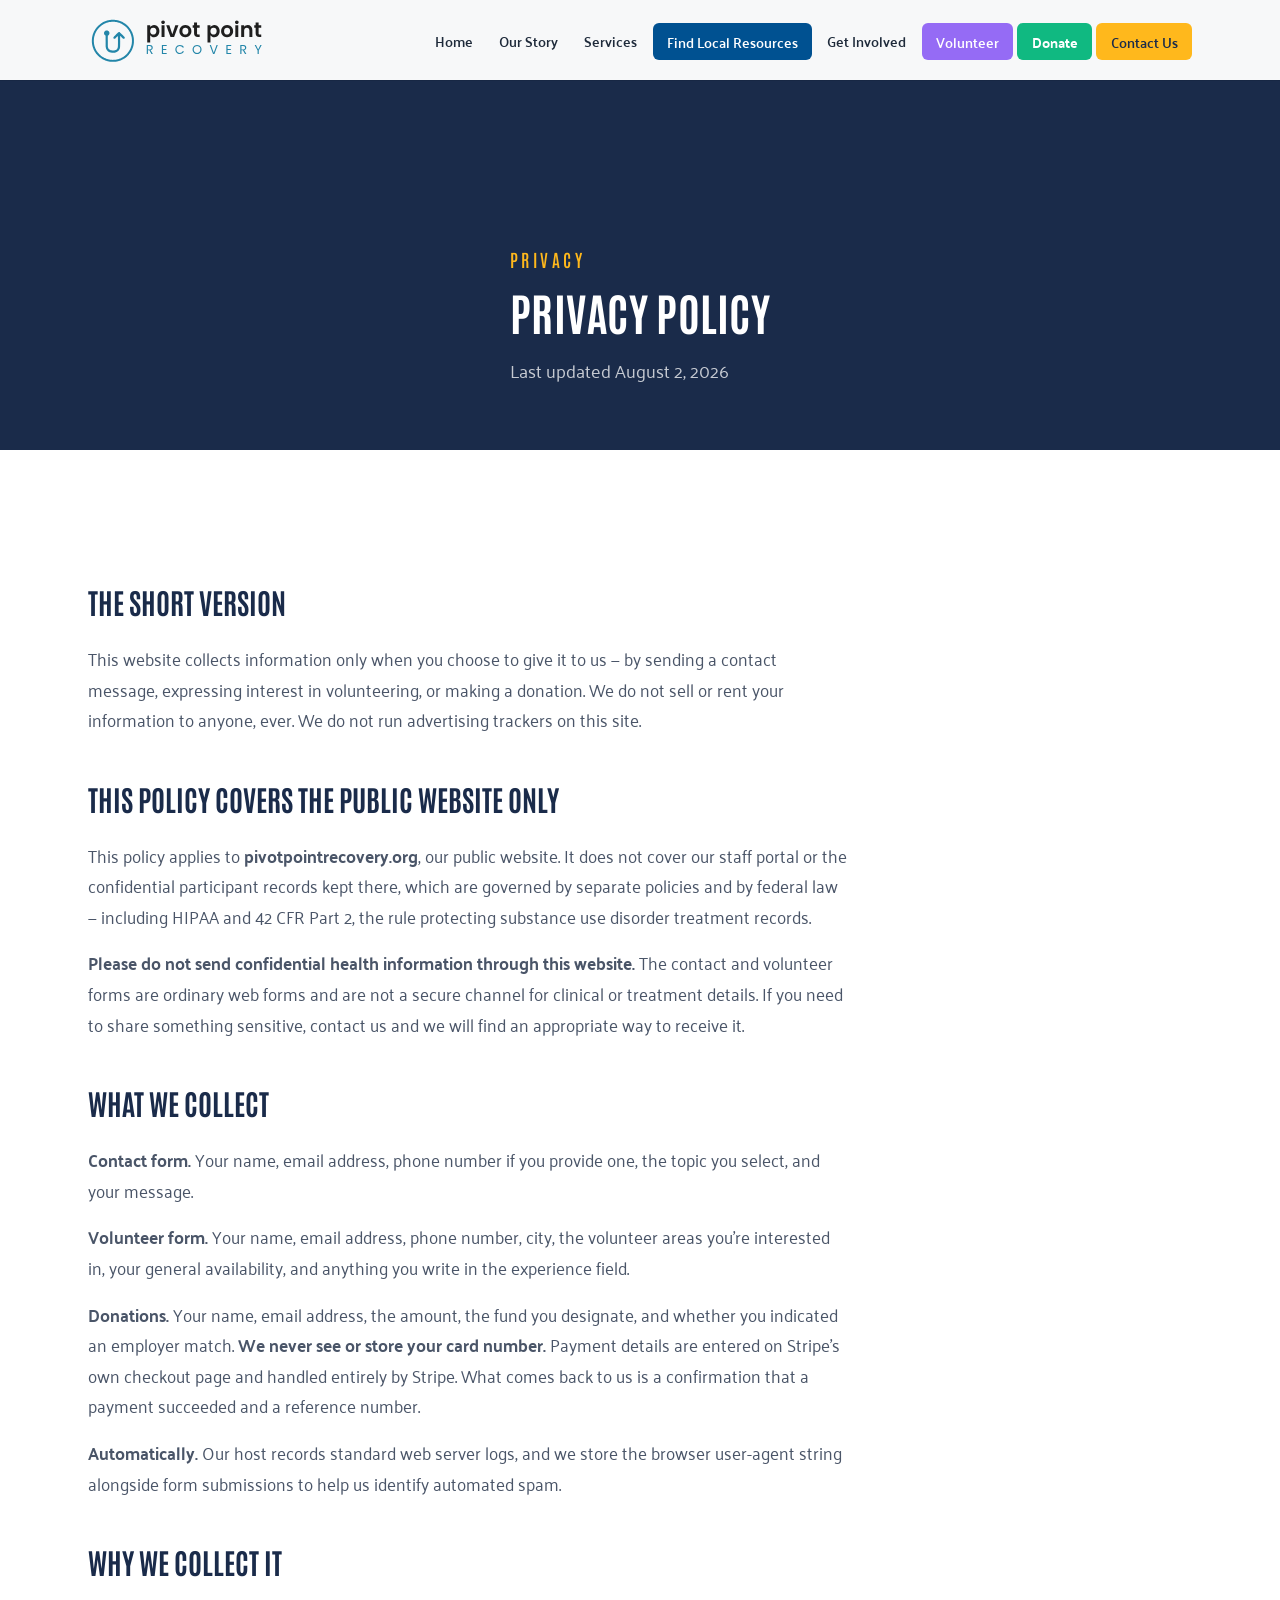
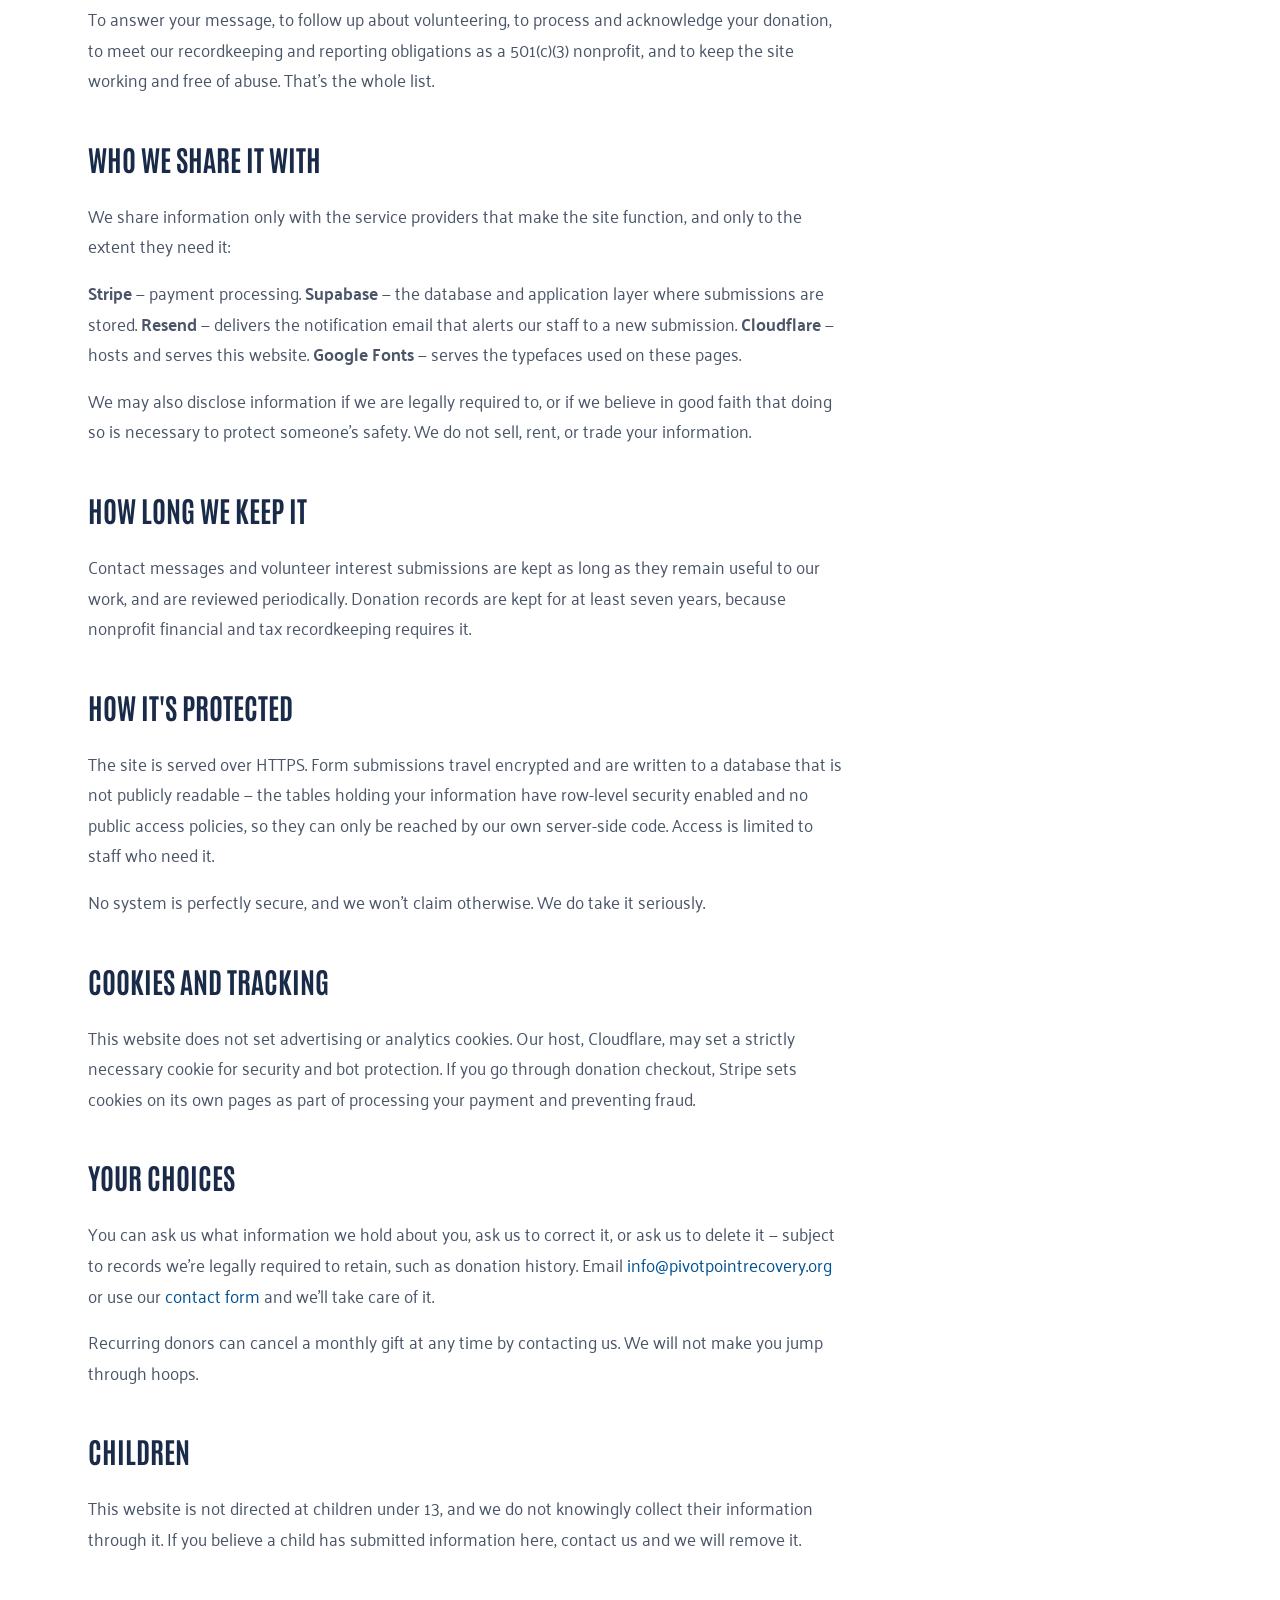
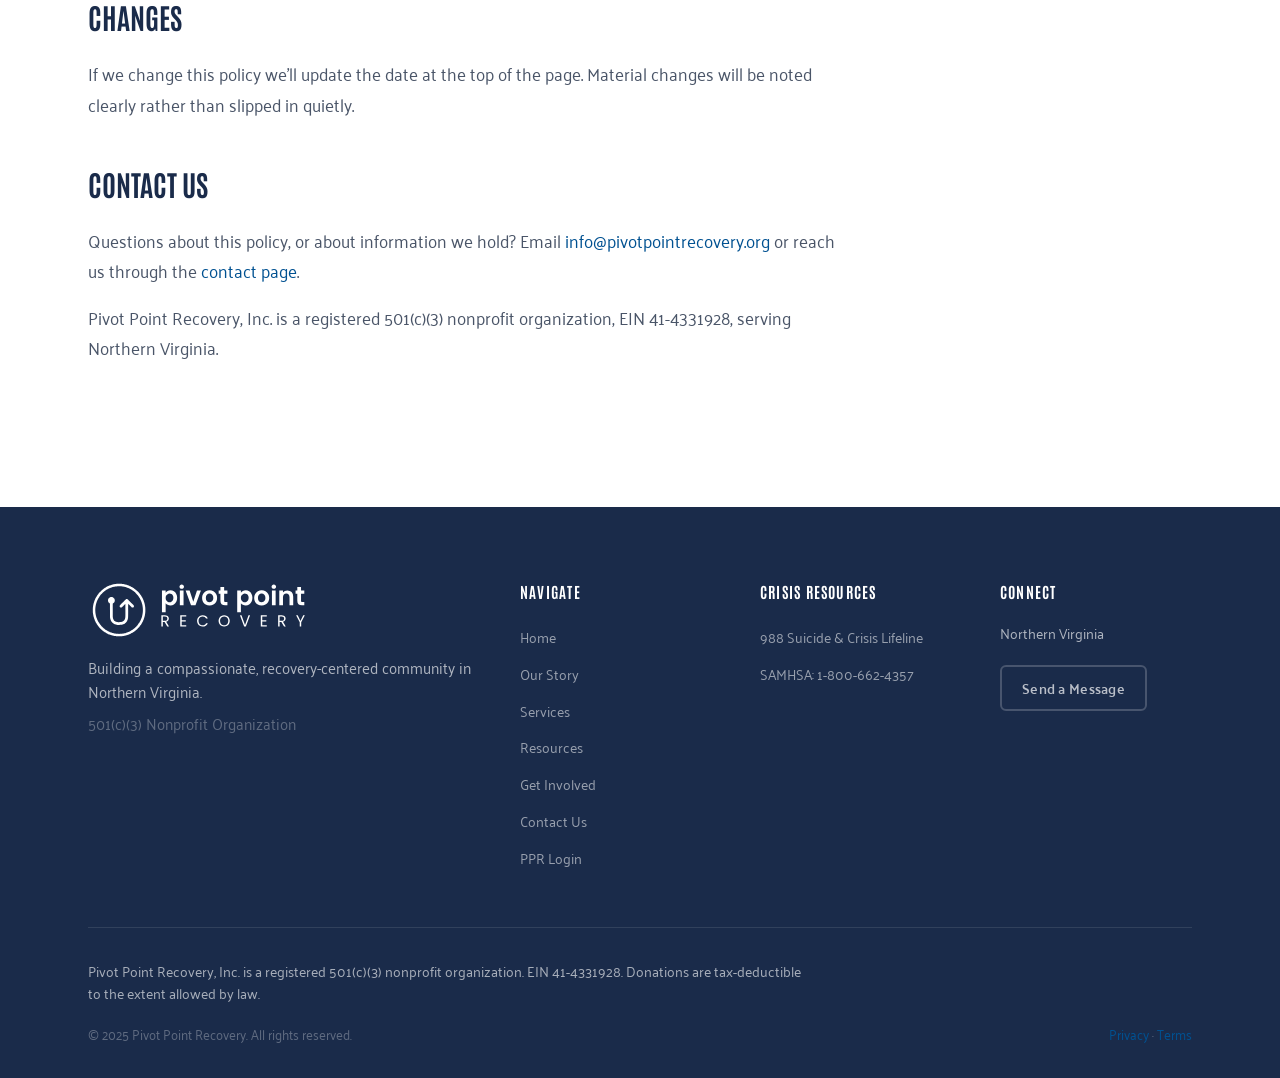
<file: privacy.html>
<!DOCTYPE html>
<html lang="en">
<head>
  <meta charset="UTF-8">
  <meta name="viewport" content="width=device-width, initial-scale=1.0">
  <title>Privacy Policy — Pivot Point Recovery</title>
  <meta name="description" content="How Pivot Point Recovery collects, uses, and protects information submitted through pivotpointrecovery.org.">
  <link rel="canonical" href="https://pivotpointrecovery.org/privacy">
  <!-- Social sharing -->
  <meta property="og:type" content="website">
  <meta property="og:site_name" content="Pivot Point Recovery">
  <meta property="og:title" content="Privacy Policy — Pivot Point Recovery">
  <meta property="og:description" content="How Pivot Point Recovery collects, uses, and protects information submitted through pivotpointrecovery.org.">
  <meta property="og:url" content="https://pivotpointrecovery.org/privacy">
  <meta property="og:image" content="https://pivotpointrecovery.org/og-image.png">
  <meta property="og:image:width" content="1200">
  <meta property="og:image:height" content="630">
  <meta property="og:image:alt" content="Pivot Point Recovery — peer-led recovery support in Northern Virginia">
  <meta name="twitter:card" content="summary_large_image">
  <meta name="twitter:title" content="Privacy Policy — Pivot Point Recovery">
  <meta name="twitter:description" content="How Pivot Point Recovery collects, uses, and protects information submitted through pivotpointrecovery.org.">
  <meta name="twitter:image" content="https://pivotpointrecovery.org/og-image.png">
  <meta name="theme-color" content="#005191">
  <!-- /Social sharing -->
  <link rel="preconnect" href="https://fonts.googleapis.com">
  <link rel="preconnect" href="https://fonts.gstatic.com" crossorigin>
  <link href="https://fonts.googleapis.com/css2?family=Antonio:wght@400;500;600;700&family=Palanquin:wght@300;400;500;600;700&family=Plus+Jakarta+Sans:wght@500;700&display=swap" rel="stylesheet">
  <link rel="icon" type="image/svg+xml" href="favicon.svg">
  <link rel="stylesheet" href="styles.css">
</head>
<body>
  <nav class="nav scrolled" id="nav">
    <div class="nav-inner">
      <a href="/" class="nav-logo">
        <img class="nav-logo-img nav-logo-white" src="/logo-white.svg" alt="Pivot Point Recovery">
        <img class="nav-logo-img nav-logo-teal" src="/logo-color.svg" alt="Pivot Point Recovery">
      </a>
      <button class="nav-toggle" id="navToggle" aria-label="Toggle navigation"><span></span><span></span><span></span></button>
      <ul class="nav-links" id="navLinks">
        <li><a href="/">Home</a></li>
        <li><a href="/about">Our Story</a></li>
        <li><a href="/services">Services</a></li>
        <li><a href="/resources" class="nav-resources">Find Local Resources</a></li>
        <li><a href="/get-involved">Get Involved</a></li>
        <li><a href="/volunteer" class="nav-volunteer">Volunteer</a></li>
        <li><a href="/donate" class="nav-donate">Donate</a></li>
        <li><a href="/contact" class="nav-cta">Contact Us</a></li>
      </ul>
    </div>
  </nav>

  <section class="page-hero">
    <div class="page-hero-overlay" style="background:var(--color-navy)"></div>
    <div class="container">
      <p class="section-label">Privacy</p>
      <h1 class="section-title">Privacy Policy</h1>
      <p>Last updated August 2, 2026</p>
    </div>
  </section>

  <section class="content-section">
    <div class="container">
      <div class="content-narrow">
        <h2>The Short Version</h2>
        <p>
          This website collects information only when you choose to give it to
          us — by sending a contact message, expressing interest in
          volunteering, or making a donation. We do not sell or rent your
          information to anyone, ever. We do not run advertising trackers on
          this site.
        </p>

        <h2>This Policy Covers the Public Website Only</h2>
        <p>
          This policy applies to <strong>pivotpointrecovery.org</strong>, our
          public website. It does not cover our staff portal or the confidential
          participant records kept there, which are governed by separate
          policies and by federal law — including HIPAA and 42 CFR Part 2, the
          rule protecting substance use disorder treatment records.
        </p>
        <p>
          <strong>Please do not send confidential health information through
          this website.</strong> The contact and volunteer forms are ordinary
          web forms and are not a secure channel for clinical or treatment
          details. If you need to share something sensitive, contact us and we
          will find an appropriate way to receive it.
        </p>

        <h2>What We Collect</h2>
        <p>
          <strong>Contact form.</strong> Your name, email address, phone number
          if you provide one, the topic you select, and your message.
        </p>
        <p>
          <strong>Volunteer form.</strong> Your name, email address, phone
          number, city, the volunteer areas you're interested in, your general
          availability, and anything you write in the experience field.
        </p>
        <p>
          <strong>Donations.</strong> Your name, email address, the amount, the
          fund you designate, and whether you indicated an employer match.
          <strong>We never see or store your card number.</strong> Payment
          details are entered on Stripe's own checkout page and handled entirely
          by Stripe. What comes back to us is a confirmation that a payment
          succeeded and a reference number.
        </p>
        <p>
          <strong>Automatically.</strong> Our host records standard web server
          logs, and we store the browser user-agent string alongside form
          submissions to help us identify automated spam.
        </p>

        <h2>Why We Collect It</h2>
        <p>
          To answer your message, to follow up about volunteering, to process
          and acknowledge your donation, to meet our recordkeeping and reporting
          obligations as a 501(c)(3) nonprofit, and to keep the site working and
          free of abuse. That's the whole list.
        </p>

        <h2>Who We Share It With</h2>
        <p>
          We share information only with the service providers that make the
          site function, and only to the extent they need it:
        </p>
        <p>
          <strong>Stripe</strong> — payment processing. <strong>Supabase</strong>
          — the database and application layer where submissions are stored.
          <strong>Resend</strong> — delivers the notification email that alerts
          our staff to a new submission. <strong>Cloudflare</strong> — hosts and
          serves this website. <strong>Google Fonts</strong> — serves the
          typefaces used on these pages.
        </p>
        <p>
          We may also disclose information if we are legally required to, or if
          we believe in good faith that doing so is necessary to protect
          someone's safety. We do not sell, rent, or trade your information.
        </p>

        <h2>How Long We Keep It</h2>
        <p>
          Contact messages and volunteer interest submissions are kept as long
          as they remain useful to our work, and are reviewed periodically.
          Donation records are kept for at least seven years, because nonprofit
          financial and tax recordkeeping requires it.
        </p>

        <h2>How It's Protected</h2>
        <p>
          The site is served over HTTPS. Form submissions travel encrypted and
          are written to a database that is not publicly readable — the tables
          holding your information have row-level security enabled and no public
          access policies, so they can only be reached by our own server-side
          code. Access is limited to staff who need it.
        </p>
        <p>
          No system is perfectly secure, and we won't claim otherwise. We do
          take it seriously.
        </p>

        <h2>Cookies and Tracking</h2>
        <p>
          This website does not set advertising or analytics cookies. Our host,
          Cloudflare, may set a strictly necessary cookie for security and bot
          protection. If you go through donation checkout, Stripe sets cookies
          on its own pages as part of processing your payment and preventing
          fraud.
        </p>

        <h2>Your Choices</h2>
        <p>
          You can ask us what information we hold about you, ask us to correct
          it, or ask us to delete it — subject to records we're legally required
          to retain, such as donation history. Email
          <a href="mailto:info@pivotpointrecovery.org">info@pivotpointrecovery.org</a>
          or use our <a href="/contact">contact form</a> and we'll take care of it.
        </p>
        <p>
          Recurring donors can cancel a monthly gift at any time by contacting
          us. We will not make you jump through hoops.
        </p>

        <h2>Children</h2>
        <p>
          This website is not directed at children under 13, and we do not
          knowingly collect their information through it. If you believe a child
          has submitted information here, contact us and we will remove it.
        </p>

        <h2>Changes</h2>
        <p>
          If we change this policy we'll update the date at the top of the page.
          Material changes will be noted clearly rather than slipped in quietly.
        </p>

        <h2>Contact Us</h2>
        <p>
          Questions about this policy, or about information we hold? Email
          <a href="mailto:info@pivotpointrecovery.org">info@pivotpointrecovery.org</a>
          or reach us through the <a href="/contact">contact page</a>.
        </p>
        <p>
          Pivot Point Recovery, Inc. is a registered 501(c)(3) nonprofit
          organization, EIN 41-4331928, serving Northern Virginia.
        </p>
      </div>
    </div>
  </section>

  <footer class="footer">
    <div class="container">
      <div class="footer-grid">
        <div class="footer-brand">
          <a href="/" class="footer-logo-link">
            <img class="footer-logo-img" src="/logo-white.svg" alt="Pivot Point Recovery">
          </a>
          <p>Building a compassionate, recovery-centered community in Northern Virginia.</p>
          <p class="footer-org-type">501(c)(3) Nonprofit Organization</p>
        </div>
        <div class="footer-col">
          <h4>Navigate</h4>
          <ul><li><a href="/">Home</a></li><li><a href="/about">Our Story</a></li><li><a href="/services">Services</a></li><li><a href="/resources">Resources</a></li><li><a href="/get-involved">Get Involved</a></li><li><a href="/contact">Contact Us</a></li><li><a href="https://portal.pivotpointrecovery.org" rel="noopener">PPR Login</a></li></ul>
        </div>
        <div class="footer-col">
          <h4>Crisis Resources</h4>
          <ul><li><a href="tel:988">988 Suicide &amp; Crisis Lifeline</a></li><li><a href="tel:18006624357">SAMHSA: 1-800-662-4357</a></li></ul>
        </div>
        <div class="footer-col">
          <h4>Connect</h4>
          <p>Northern Virginia</p>
          <a href="/contact" class="btn btn-outline btn-small">Send a Message</a>
        </div>
      </div>
      <p class="footer-legal">Pivot Point Recovery, Inc. is a registered 501(c)(3) nonprofit organization. EIN 41-4331928. Donations are tax-deductible to the extent allowed by law.</p>
      <div class="footer-bottom">
        <p>&copy; 2025 Pivot Point Recovery. All rights reserved.</p>
        <p><a href="/privacy">Privacy</a> &middot; <a href="/terms">Terms</a></p>
      </div>
    </div>
  </footer>

  <script src="/main.js"></script>
</body>
</html>
</file>
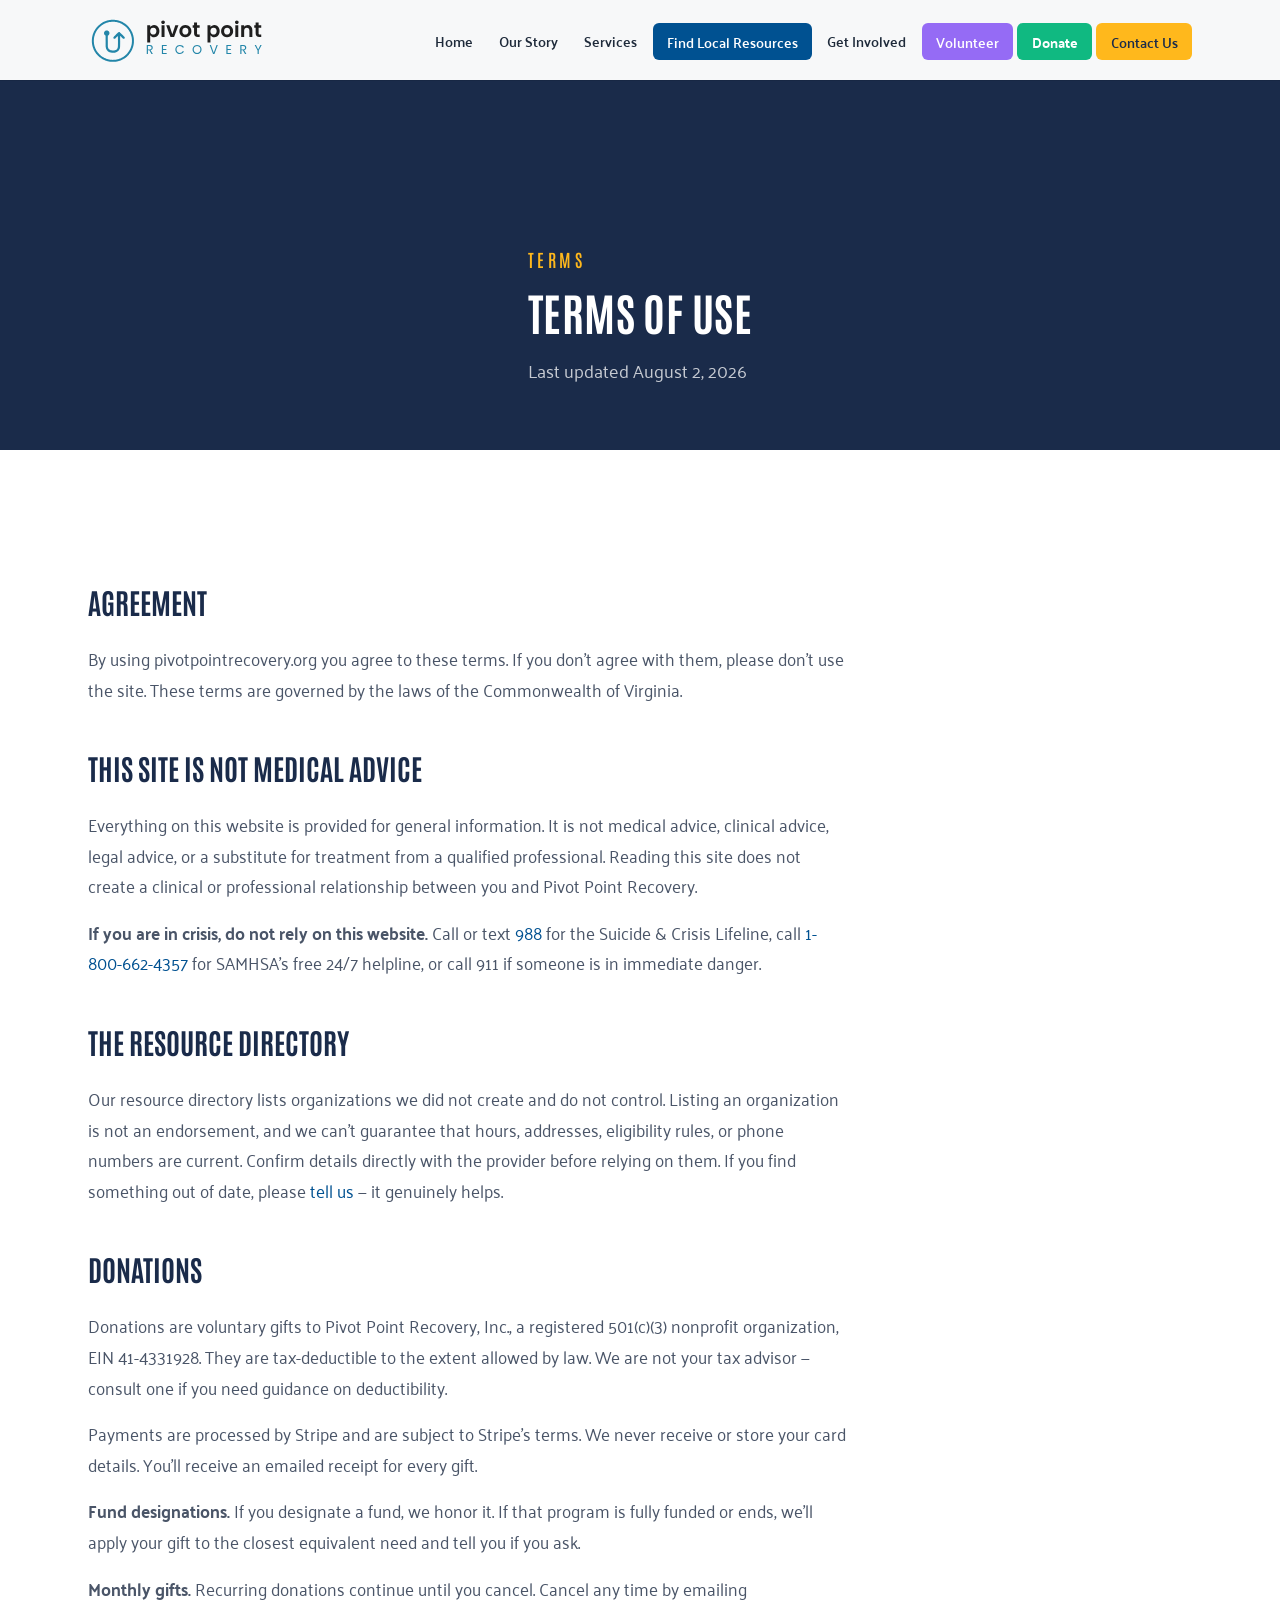
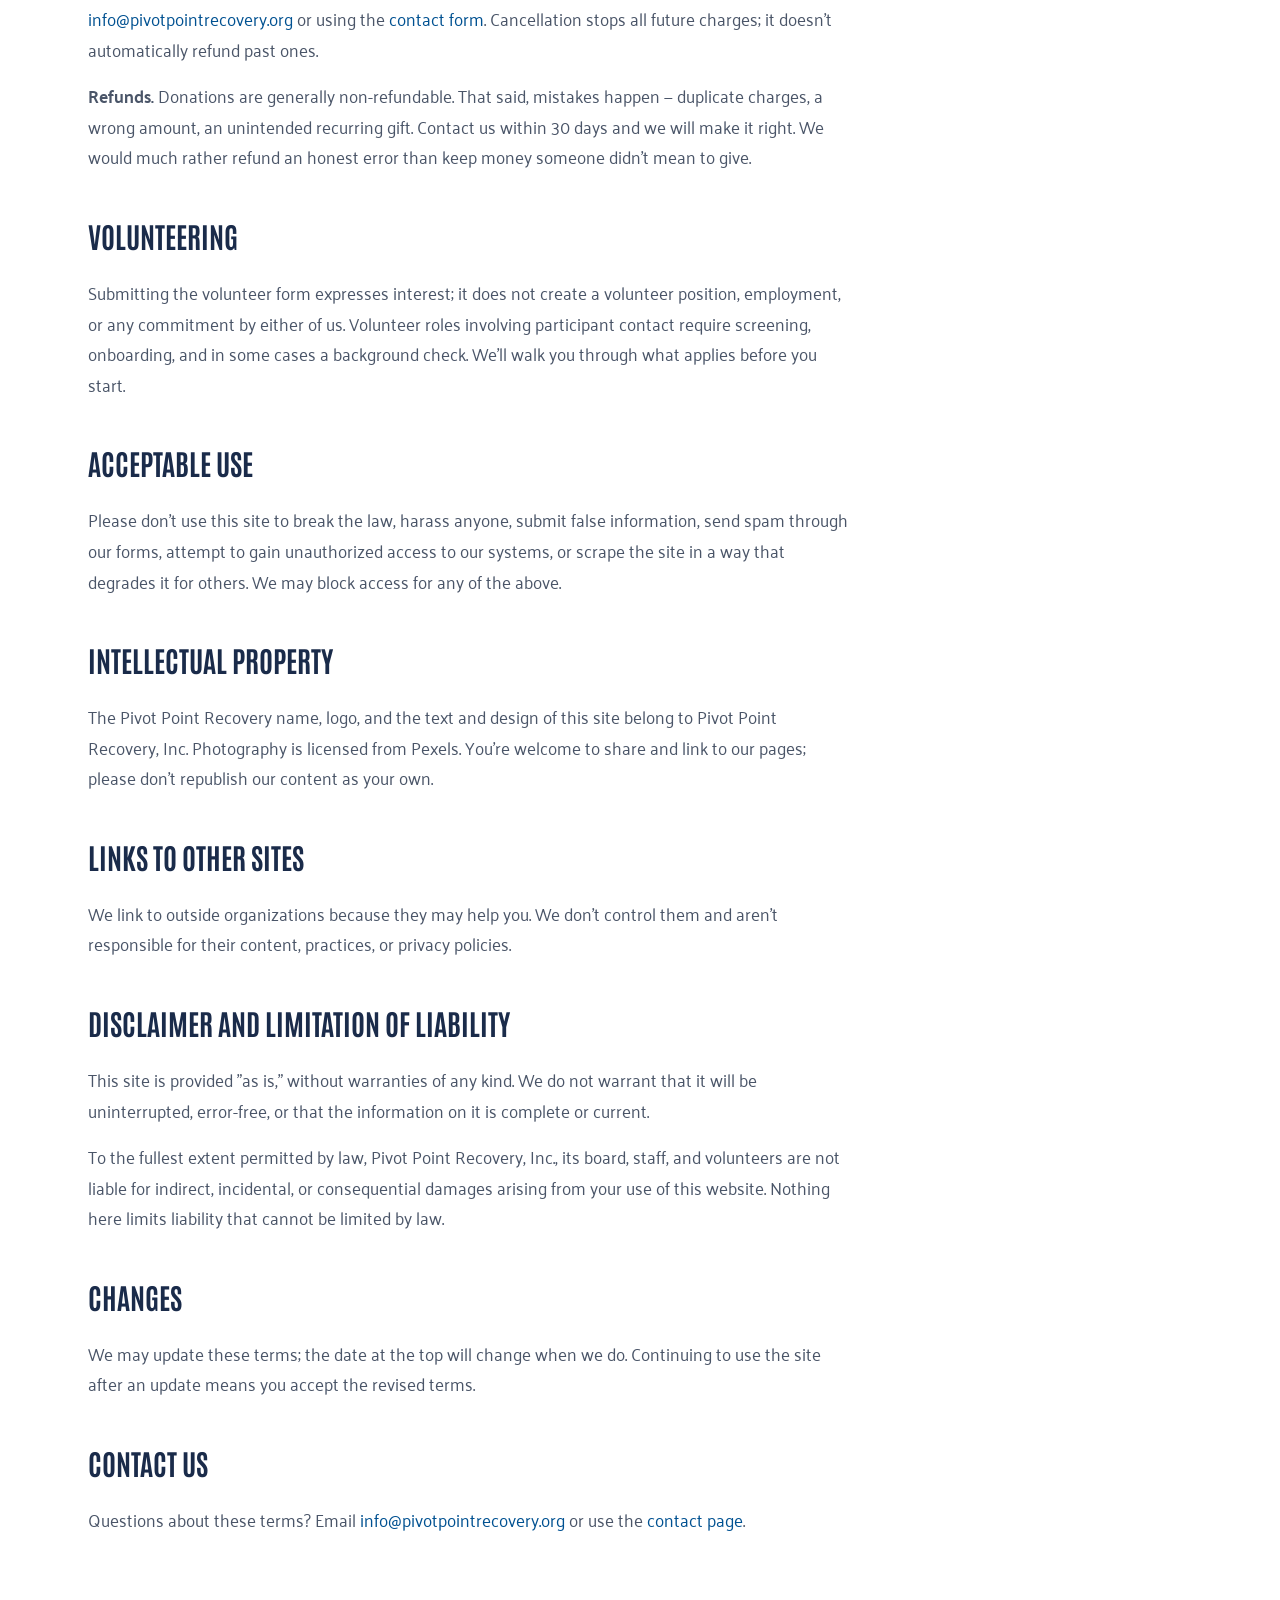
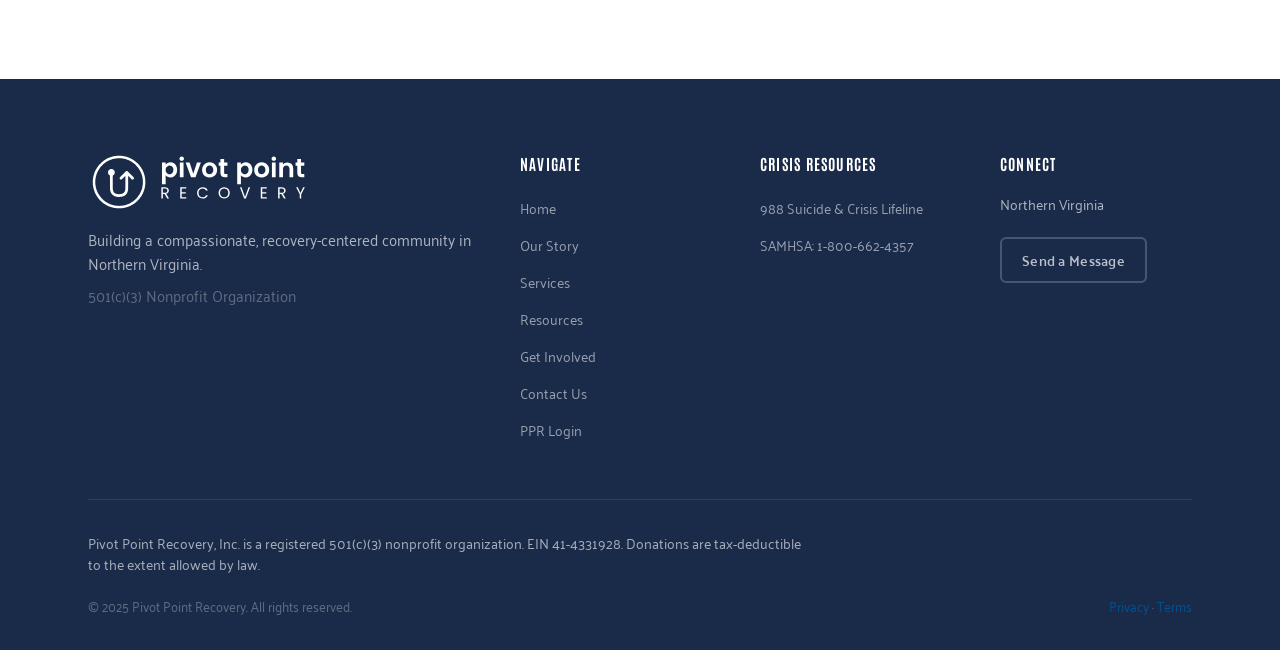
<file: terms.html>
<!DOCTYPE html>
<html lang="en">
<head>
  <meta charset="UTF-8">
  <meta name="viewport" content="width=device-width, initial-scale=1.0">
  <title>Terms of Use — Pivot Point Recovery</title>
  <meta name="description" content="Terms of use for pivotpointrecovery.org, including donation and refund terms.">
  <link rel="canonical" href="https://pivotpointrecovery.org/terms">
  <!-- Social sharing -->
  <meta property="og:type" content="website">
  <meta property="og:site_name" content="Pivot Point Recovery">
  <meta property="og:title" content="Terms of Use — Pivot Point Recovery">
  <meta property="og:description" content="Terms of use for pivotpointrecovery.org, including donation and refund terms.">
  <meta property="og:url" content="https://pivotpointrecovery.org/terms">
  <meta property="og:image" content="https://pivotpointrecovery.org/og-image.png">
  <meta property="og:image:width" content="1200">
  <meta property="og:image:height" content="630">
  <meta property="og:image:alt" content="Pivot Point Recovery — peer-led recovery support in Northern Virginia">
  <meta name="twitter:card" content="summary_large_image">
  <meta name="twitter:title" content="Terms of Use — Pivot Point Recovery">
  <meta name="twitter:description" content="Terms of use for pivotpointrecovery.org, including donation and refund terms.">
  <meta name="twitter:image" content="https://pivotpointrecovery.org/og-image.png">
  <meta name="theme-color" content="#005191">
  <!-- /Social sharing -->
  <link rel="preconnect" href="https://fonts.googleapis.com">
  <link rel="preconnect" href="https://fonts.gstatic.com" crossorigin>
  <link href="https://fonts.googleapis.com/css2?family=Antonio:wght@400;500;600;700&family=Palanquin:wght@300;400;500;600;700&family=Plus+Jakarta+Sans:wght@500;700&display=swap" rel="stylesheet">
  <link rel="icon" type="image/svg+xml" href="favicon.svg">
  <link rel="stylesheet" href="styles.css">
</head>
<body>
  <nav class="nav scrolled" id="nav">
    <div class="nav-inner">
      <a href="/" class="nav-logo">
        <img class="nav-logo-img nav-logo-white" src="/logo-white.svg" alt="Pivot Point Recovery">
        <img class="nav-logo-img nav-logo-teal" src="/logo-color.svg" alt="Pivot Point Recovery">
      </a>
      <button class="nav-toggle" id="navToggle" aria-label="Toggle navigation"><span></span><span></span><span></span></button>
      <ul class="nav-links" id="navLinks">
        <li><a href="/">Home</a></li>
        <li><a href="/about">Our Story</a></li>
        <li><a href="/services">Services</a></li>
        <li><a href="/resources" class="nav-resources">Find Local Resources</a></li>
        <li><a href="/get-involved">Get Involved</a></li>
        <li><a href="/volunteer" class="nav-volunteer">Volunteer</a></li>
        <li><a href="/donate" class="nav-donate">Donate</a></li>
        <li><a href="/contact" class="nav-cta">Contact Us</a></li>
      </ul>
    </div>
  </nav>

  <section class="page-hero">
    <div class="page-hero-overlay" style="background:var(--color-navy)"></div>
    <div class="container">
      <p class="section-label">Terms</p>
      <h1 class="section-title">Terms of Use</h1>
      <p>Last updated August 2, 2026</p>
    </div>
  </section>

  <section class="content-section">
    <div class="container">
      <div class="content-narrow">
        <h2>Agreement</h2>
        <p>
          By using pivotpointrecovery.org you agree to these terms. If you don't
          agree with them, please don't use the site. These terms are governed
          by the laws of the Commonwealth of Virginia.
        </p>

        <h2>This Site Is Not Medical Advice</h2>
        <p>
          Everything on this website is provided for general information. It is
          not medical advice, clinical advice, legal advice, or a substitute for
          treatment from a qualified professional. Reading this site does not
          create a clinical or professional relationship between you and Pivot
          Point Recovery.
        </p>
        <p>
          <strong>If you are in crisis, do not rely on this website.</strong>
          Call or text <a href="tel:988">988</a> for the Suicide &amp; Crisis
          Lifeline, call <a href="tel:18006624357">1-800-662-4357</a> for
          SAMHSA's free 24/7 helpline, or call 911 if someone is in immediate
          danger.
        </p>

        <h2>The Resource Directory</h2>
        <p>
          Our resource directory lists organizations we did not create and do
          not control. Listing an organization is not an endorsement, and we
          can't guarantee that hours, addresses, eligibility rules, or phone
          numbers are current. Confirm details directly with the provider before
          relying on them. If you find something out of date, please
          <a href="/contact">tell us</a> — it genuinely helps.
        </p>

        <h2>Donations</h2>
        <p>
          Donations are voluntary gifts to Pivot Point Recovery, Inc., a
          registered 501(c)(3) nonprofit organization, EIN 41-4331928. They are
          tax-deductible to the extent allowed by law. We are not your tax
          advisor — consult one if you need guidance on deductibility.
        </p>
        <p>
          Payments are processed by Stripe and are subject to Stripe's terms. We
          never receive or store your card details. You'll receive an emailed
          receipt for every gift.
        </p>
        <p>
          <strong>Fund designations.</strong> If you designate a fund, we honor
          it. If that program is fully funded or ends, we'll apply your gift to
          the closest equivalent need and tell you if you ask.
        </p>
        <p>
          <strong>Monthly gifts.</strong> Recurring donations continue until you
          cancel. Cancel any time by emailing
          <a href="mailto:info@pivotpointrecovery.org">info@pivotpointrecovery.org</a>
          or using the <a href="/contact">contact form</a>. Cancellation stops
          all future charges; it doesn't automatically refund past ones.
        </p>
        <p>
          <strong>Refunds.</strong> Donations are generally non-refundable. That
          said, mistakes happen — duplicate charges, a wrong amount, an
          unintended recurring gift. Contact us within 30 days and we will make
          it right. We would much rather refund an honest error than keep money
          someone didn't mean to give.
        </p>

        <h2>Volunteering</h2>
        <p>
          Submitting the volunteer form expresses interest; it does not create a
          volunteer position, employment, or any commitment by either of us.
          Volunteer roles involving participant contact require screening,
          onboarding, and in some cases a background check. We'll walk you
          through what applies before you start.
        </p>

        <h2>Acceptable Use</h2>
        <p>
          Please don't use this site to break the law, harass anyone, submit
          false information, send spam through our forms, attempt to gain
          unauthorized access to our systems, or scrape the site in a way that
          degrades it for others. We may block access for any of the above.
        </p>

        <h2>Intellectual Property</h2>
        <p>
          The Pivot Point Recovery name, logo, and the text and design of this
          site belong to Pivot Point Recovery, Inc. Photography is licensed from
          Pexels. You're welcome to share and link to our pages; please don't
          republish our content as your own.
        </p>

        <h2>Links to Other Sites</h2>
        <p>
          We link to outside organizations because they may help you. We don't
          control them and aren't responsible for their content, practices, or
          privacy policies.
        </p>

        <h2>Disclaimer and Limitation of Liability</h2>
        <p>
          This site is provided "as is," without warranties of any kind. We do
          not warrant that it will be uninterrupted, error-free, or that the
          information on it is complete or current.
        </p>
        <p>
          To the fullest extent permitted by law, Pivot Point Recovery, Inc.,
          its board, staff, and volunteers are not liable for indirect,
          incidental, or consequential damages arising from your use of this
          website. Nothing here limits liability that cannot be limited by law.
        </p>

        <h2>Changes</h2>
        <p>
          We may update these terms; the date at the top will change when we do.
          Continuing to use the site after an update means you accept the
          revised terms.
        </p>

        <h2>Contact Us</h2>
        <p>
          Questions about these terms? Email
          <a href="mailto:info@pivotpointrecovery.org">info@pivotpointrecovery.org</a>
          or use the <a href="/contact">contact page</a>.
        </p>
      </div>
    </div>
  </section>

  <footer class="footer">
    <div class="container">
      <div class="footer-grid">
        <div class="footer-brand">
          <a href="/" class="footer-logo-link">
            <img class="footer-logo-img" src="/logo-white.svg" alt="Pivot Point Recovery">
          </a>
          <p>Building a compassionate, recovery-centered community in Northern Virginia.</p>
          <p class="footer-org-type">501(c)(3) Nonprofit Organization</p>
        </div>
        <div class="footer-col">
          <h4>Navigate</h4>
          <ul><li><a href="/">Home</a></li><li><a href="/about">Our Story</a></li><li><a href="/services">Services</a></li><li><a href="/resources">Resources</a></li><li><a href="/get-involved">Get Involved</a></li><li><a href="/contact">Contact Us</a></li><li><a href="https://portal.pivotpointrecovery.org" rel="noopener">PPR Login</a></li></ul>
        </div>
        <div class="footer-col">
          <h4>Crisis Resources</h4>
          <ul><li><a href="tel:988">988 Suicide &amp; Crisis Lifeline</a></li><li><a href="tel:18006624357">SAMHSA: 1-800-662-4357</a></li></ul>
        </div>
        <div class="footer-col">
          <h4>Connect</h4>
          <p>Northern Virginia</p>
          <a href="/contact" class="btn btn-outline btn-small">Send a Message</a>
        </div>
      </div>
      <p class="footer-legal">Pivot Point Recovery, Inc. is a registered 501(c)(3) nonprofit organization. EIN 41-4331928. Donations are tax-deductible to the extent allowed by law.</p>
      <div class="footer-bottom">
        <p>&copy; 2025 Pivot Point Recovery. All rights reserved.</p>
        <p><a href="/privacy">Privacy</a> &middot; <a href="/terms">Terms</a></p>
      </div>
    </div>
  </footer>

  <script src="/main.js"></script>
</body>
</html>
</file>
<file: styles.css>
/* ========================================
   PIVOT POINT RECOVERY — Modern Redesign
   Inspired by unitedway.org — bold, clean, people-centered
   Fonts: Antonio (headlines) + Palanquin (body)
   ======================================== */

:root {
  --color-blue: #005191;
  --color-blue-dark: #003d6e;
  --color-blue-light: #e8f1f8;
  --color-navy: #1a2b4a;
  --color-gold: #ffb81c;
  --color-gold-hover: #e5a518;
  --color-gold-glow: rgba(255, 184, 28, 0.12);
  --color-red: #e03c31;
  --color-white: #ffffff;
  --color-offwhite: #f7f6f3;
  --color-light: #eef0f2;
  --color-text: #1e2a3a;
  --color-text-mid: #4a5568;
  --color-text-light: #718096;
  --color-border: #dfe3e8;
  --font-display: 'Antonio', sans-serif;
  --font-body: 'Palanquin', -apple-system, sans-serif;
  --section-pad: clamp(5rem, 10vw, 8rem);
  --container: 1200px;
  --radius: 12px;
  --ease: cubic-bezier(0.22, 1, 0.36, 1);
}

*, *::before, *::after { box-sizing: border-box; margin: 0; padding: 0; }
html { scroll-behavior: smooth; }
body {
  font-family: var(--font-body);
  color: var(--color-text);
  background: var(--color-white);
  line-height: 1.7;
  font-size: 17px;
  -webkit-font-smoothing: antialiased;
}
a { color: var(--color-blue); text-decoration: none; transition: color 0.3s; }
a:hover { color: var(--color-blue-dark); }
img { max-width: 100%; display: block; }
ul { list-style: none; }

.container { max-width: var(--container); margin: 0 auto; padding: 0 clamp(1.25rem, 4vw, 3rem); }

/* ---- Typography ---- */
.section-label {
  font-family: var(--font-display);
  font-weight: 600;
  font-size: 0.85rem;
  letter-spacing: 0.2em;
  text-transform: uppercase;
  color: var(--color-blue);
  margin-bottom: 0.75rem;
}
.section-title {
  font-family: var(--font-display);
  font-size: clamp(1.9rem, 3.5vw, 3rem);
  font-weight: 700;
  text-transform: uppercase;
  color: var(--color-navy);
  line-height: 1.1;
  letter-spacing: 0.01em;
  margin-bottom: 1.25rem;
}
.section-header { max-width: 700px; margin-bottom: 3.5rem; }
.section-header.center { text-align: center; margin-left: auto; margin-right: auto; }
.section-header p { color: var(--color-text-mid); font-size: 1.1rem; }
.section-cta { text-align: center; margin-top: 3rem; }

/* ---- Buttons ---- */
.btn {
  display: inline-flex; align-items: center; gap: 0.5rem;
  padding: 0.85rem 2rem; font-family: var(--font-body); font-weight: 600;
  font-size: 0.95rem; border-radius: 6px; border: 2px solid transparent;
  cursor: pointer; transition: all 0.3s var(--ease); text-align: center;
  letter-spacing: 0.02em;
}
.btn-primary { background: var(--color-gold); color: var(--color-navy); border-color: var(--color-gold); }
.btn-primary:hover { background: var(--color-gold-hover); border-color: var(--color-gold-hover); color: var(--color-navy); transform: translateY(-2px); box-shadow: 0 8px 24px rgba(255,184,28,0.3); }
.btn-blue { background: var(--color-blue); color: #fff; border-color: var(--color-blue); }
.btn-blue:hover { background: var(--color-blue-dark); border-color: var(--color-blue-dark); color: #fff; transform: translateY(-2px); box-shadow: 0 8px 24px rgba(0,81,145,0.3); }
.btn-ghost { background: transparent; color: #fff; border-color: rgba(255,255,255,0.4); }
.btn-ghost:hover { border-color: #fff; color: #fff; transform: translateY(-2px); }
.btn-outline { background: transparent; color: var(--color-navy); border-color: var(--color-border); }
.btn-outline:hover { border-color: var(--color-blue); color: var(--color-blue); transform: translateY(-2px); }
.btn-large { padding: 1.1rem 2.5rem; font-size: 1.05rem; }
.btn-small { padding: 0.55rem 1.25rem; font-size: 0.85rem; }

/* ========================================
   NAVIGATION
   ======================================== */
.nav {
  position: fixed; top: 0; left: 0; right: 0; z-index: 1000;
  background: transparent;
  transition: all 0.4s;
}
.nav.scrolled {
  background: rgba(255, 255, 255, 0.97); backdrop-filter: blur(12px);
  box-shadow: 0 1px 0 rgba(0,0,0,0.08);
}
.nav.scrolled .nav-logo-text { color: var(--color-navy); }
.nav.scrolled .nav-links a { color: var(--color-text); }
.nav.scrolled .nav-links a:hover, .nav.scrolled .nav-links a.active { color: var(--color-blue); }
.nav.scrolled .nav-cta { background: var(--color-gold); color: var(--color-navy) !important; border-color: var(--color-gold); }
.nav.scrolled .nav-cta:hover { background: var(--color-gold-hover); }
.nav.scrolled .nav-toggle span { background: var(--color-navy); }

.nav-inner {
  max-width: var(--container); margin: 0 auto;
  padding: 0 clamp(1.25rem, 4vw, 3rem);
  display: flex; align-items: center; justify-content: space-between; height: 80px;
}
.nav-logo { display: flex; align-items: center; gap: 0.75rem; }
.nav-logo-mark {
  display: flex; align-items: center; justify-content: center;
  width: 44px; height: 44px; background: var(--color-blue); color: #fff;
  border-radius: 8px; font-family: var(--font-display); font-size: 0.9rem;
  font-weight: 700; letter-spacing: 0.02em;
}
.nav-logo-text { font-family: var(--font-display); font-size: 1.15rem; font-weight: 700; color: #fff; transition: color 0.4s; text-transform: uppercase; letter-spacing: 0.03em; }

/* ---- SVG Logo ---- */
.nav-logo-img { height: 48px; width: auto; }
.nav-logo-teal { display: none; }
.nav.scrolled .nav-logo-teal { display: block; }
.nav.scrolled .nav-logo-white { display: none; }
.footer-logo-img { height: 60px; width: auto; }

.nav-links { display: flex; align-items: center; gap: 0.25rem; }
.nav-links a {
  padding: 0.4rem 0.7rem; font-size: 0.85rem; font-weight: 600;
  color: rgba(255,255,255,0.85); border-radius: 6px; transition: all 0.3s;
}
.nav-links a:hover, .nav-links a.active { color: #fff; background: rgba(255,255,255,0.12); }
.nav-cta {
  background: var(--color-gold) !important; color: var(--color-navy) !important;
  padding: 0.35rem 0.9rem !important; border-radius: 6px !important;
  border: none;
}
.nav-cta:hover { background: var(--color-gold-hover) !important; }
.nav-resources {
  background: var(--color-blue) !important; color: #fff !important;
  padding: 0.35rem 0.9rem !important; border-radius: 6px !important;
  border: none; font-weight: 600 !important;
}
.nav-resources:hover { background: var(--color-blue-dark) !important; }
.nav.scrolled .nav-resources { background: var(--color-blue) !important; color: #fff !important; }
.nav.scrolled .nav-resources:hover { background: var(--color-blue-dark) !important; }
.nav-donate {
  background: #10b981 !important; color: #fff !important;
  padding: 0.35rem 0.9rem !important; border-radius: 6px !important;
  border: none; font-weight: 700 !important;
}
.nav-donate:hover { background: #059669 !important; }
.nav.scrolled .nav-donate { background: #10b981 !important; color: #fff !important; }
.nav.scrolled .nav-donate:hover { background: #059669 !important; }
.nav-volunteer {
  background: rgba(139,92,246,0.9) !important; color: #fff !important;
  padding: 0.35rem 0.9rem !important; border-radius: 6px !important;
  border: none; font-weight: 600 !important;
}
.nav-volunteer:hover { background: rgba(124,58,237,1) !important; }
.nav.scrolled .nav-volunteer { background: rgba(139,92,246,0.9) !important; color: #fff !important; }
.nav.scrolled .nav-volunteer:hover { background: rgba(124,58,237,1) !important; }

.nav-toggle { display: none; flex-direction: column; gap: 5px; background: none; border: none; cursor: pointer; padding: 8px; }
.nav-toggle span { display: block; width: 24px; height: 2px; background: #fff; border-radius: 2px; transition: all 0.3s; }

/* ========================================
   HERO — Static Image Background
   ======================================== */
.hero {
  position: relative; min-height: 100vh; display: flex;
  align-items: center; justify-content: center; overflow: hidden;
}
.hero-bg { position: absolute; inset: 0; }
.hero-bg img { width: 100%; height: 100%; object-fit: cover; }
.hero-overlay {
  position: absolute; inset: 0;
  background: linear-gradient(180deg, rgba(26,43,74,0.55) 0%, rgba(26,43,74,0.7) 50%, rgba(26,43,74,0.85) 100%);
}
.hero-content {
  position: relative; text-align: center; max-width: 860px;
  padding: 0 2rem; margin-top: -2rem;
}
.hero-badge {
  display: inline-block; padding: 0.5rem 1.25rem; border-radius: 6px;
  background: rgba(255,184,28,0.15); border: 1px solid rgba(255,184,28,0.3);
  font-family: var(--font-display); font-size: 0.8rem; font-weight: 600;
  letter-spacing: 0.2em; text-transform: uppercase;
  color: var(--color-gold); margin-bottom: 2rem;
  opacity: 0; animation: fadeUp 0.8s var(--ease) 0.2s forwards;
}
.hero-title {
  font-family: var(--font-display); font-size: clamp(2.4rem, 5.5vw, 4rem);
  font-weight: 700; text-transform: uppercase; letter-spacing: 0.01em;
  line-height: 1.08; color: #fff; margin-bottom: 1.5rem;
  opacity: 0; animation: fadeUp 0.8s var(--ease) 0.4s forwards;
}
.hero-title em { font-style: normal; color: var(--color-gold); }
.hero-tagline {
  font-family: var(--font-display); font-size: clamp(1rem, 1.8vw, 1.3rem);
  font-weight: 600; text-transform: uppercase; letter-spacing: 0.15em;
  color: var(--color-gold); margin-bottom: 1rem;
  opacity: 0; animation: fadeUp 0.8s var(--ease) 0.55s forwards;
}
.hero-subtitle {
  font-size: clamp(1rem, 1.5vw, 1.15rem); color: rgba(255,255,255,0.75);
  line-height: 1.8; max-width: 620px; margin: 0 auto 2.5rem;
  opacity: 0; animation: fadeUp 0.8s var(--ease) 0.7s forwards;
}
.hero-actions {
  display: flex; gap: 1rem; justify-content: center; flex-wrap: wrap;
  opacity: 0; animation: fadeUp 0.8s var(--ease) 0.9s forwards;
}

.hero-scroll {
  position: absolute; bottom: 2.5rem; left: 50%; transform: translateX(-50%);
  display: flex; flex-direction: column; align-items: center; gap: 0.5rem;
  color: rgba(255,255,255,0.4); font-family: var(--font-display);
  font-size: 0.7rem; letter-spacing: 0.25em; text-transform: uppercase;
  opacity: 0; animation: fadeUp 0.8s var(--ease) 1.2s forwards;
}
.scroll-line { width: 1px; height: 40px; background: rgba(255,255,255,0.2); position: relative; overflow: hidden; }
.scroll-line::after { content: ''; position: absolute; top: -100%; width: 100%; height: 50%; background: var(--color-gold); animation: scrollPulse 2s ease-in-out infinite; }

@keyframes fadeUp { from { opacity: 0; transform: translateY(24px); } to { opacity: 1; transform: translateY(0); } }
@keyframes scrollPulse { 0% { top: -50%; } 100% { top: 150%; } }

/* ========================================
   IMPACT STRIP
   ======================================== */
.impact-strip { background: var(--color-blue); padding: 2.5rem 0; }
.impact-items { display: flex; align-items: center; justify-content: center; gap: 3rem; flex-wrap: wrap; }
.impact-item { text-align: center; }
.impact-number { display: block; font-family: var(--font-display); font-size: 2.6rem; font-weight: 700; color: var(--color-gold); line-height: 1; }
.impact-label { display: block; font-size: 0.85rem; color: rgba(255,255,255,0.7); margin-top: 0.4rem; font-weight: 500; }
.impact-divider { width: 1px; height: 40px; background: rgba(255,255,255,0.15); }

/* ========================================
   SPLIT SECTIONS (Mission, Why Local)
   ======================================== */
.mission, .why-local { padding: var(--section-pad) 0; }
.split-section { display: grid; grid-template-columns: 1fr 1fr; gap: clamp(2rem, 5vw, 5rem); align-items: center; }
.split-section.reverse .split-image { order: 2; }
.split-section.reverse .split-content { order: 1; }
.split-image { border-radius: var(--radius); overflow: hidden; position: relative; }
.split-image img { width: 100%; height: 100%; object-fit: cover; min-height: 400px; }
.split-image::after {
  content: ''; position: absolute; bottom: 0; left: 0;
  width: 6px; height: 60%; background: var(--color-gold);
}
.split-content p { color: var(--color-text-mid); margin-bottom: 1.5rem; font-size: 1.05rem; }
.split-content .btn { margin-top: 0.5rem; }

/* ---- Check List ---- */
.check-list { margin-top: 1.5rem; display: flex; flex-direction: column; gap: 1rem; }
.check-item { display: flex; align-items: flex-start; gap: 0.85rem; }
.check-mark {
  flex-shrink: 0; width: 28px; height: 28px; display: flex; align-items: center;
  justify-content: center; background: var(--color-blue-light); color: var(--color-blue);
  border-radius: 50%; font-size: 0.8rem; font-weight: 700; margin-top: 0.1rem;
}
.check-item p { font-size: 1rem; color: var(--color-text-mid); line-height: 1.5; }

/* ========================================
   NEED SECTION — Image Cards
   ======================================== */
.need { padding: var(--section-pad) 0; background: var(--color-offwhite); }
.card-row { display: grid; grid-template-columns: repeat(3, 1fr); gap: 2rem; }
.image-card { border-radius: var(--radius); overflow: hidden; background: var(--color-white); box-shadow: 0 2px 12px rgba(0,0,0,0.04); transition: transform 0.4s var(--ease), box-shadow 0.4s; }
.image-card:hover { transform: translateY(-6px); box-shadow: 0 20px 50px rgba(0,0,0,0.08); }
.image-card-img { height: 220px; overflow: hidden; }
.image-card-img img { width: 100%; height: 100%; object-fit: cover; transition: transform 0.6s var(--ease); }
.image-card:hover .image-card-img img { transform: scale(1.05); }
.image-card-body { padding: 1.75rem; }
.image-card-body h3 { font-family: var(--font-display); font-size: 1.25rem; font-weight: 700; text-transform: uppercase; color: var(--color-navy); margin-bottom: 0.6rem; }
.image-card-body p { font-size: 0.95rem; color: var(--color-text-mid); line-height: 1.65; }

/* ========================================
   QUOTE BANNER
   ======================================== */
.quote-banner { position: relative; padding: clamp(5rem, 12vw, 10rem) 0; overflow: hidden; }
.quote-bg { position: absolute; inset: 0; }
.quote-bg img { width: 100%; height: 100%; object-fit: cover; }
.quote-overlay { position: absolute; inset: 0; background: rgba(0,81,145,0.88); }
.quote-banner .container { position: relative; }
.quote-banner blockquote { text-align: center; max-width: 700px; margin: 0 auto; }
.quote-banner blockquote p { font-family: var(--font-display); font-size: clamp(1.8rem, 4vw, 3rem); font-weight: 700; text-transform: uppercase; color: #fff; line-height: 1.15; margin-bottom: 1.5rem; }
.quote-banner cite { font-style: normal; font-size: 1rem; font-weight: 600; color: var(--color-gold); }

/* ========================================
   SERVICES GRID
   ======================================== */
.services-section { padding: var(--section-pad) 0; }
.services-grid { display: grid; grid-template-columns: repeat(4, 1fr); gap: 1.5rem; }
.service-card {
  padding: 2.25rem; border-radius: var(--radius); background: var(--color-white);
  border: 1px solid var(--color-border); transition: all 0.4s var(--ease);
  position: relative; overflow: hidden;
}
.service-card::before {
  content: ''; position: absolute; top: 0; left: 0;
  width: 100%; height: 4px; background: var(--color-blue);
  transform: scaleX(0); transform-origin: left; transition: transform 0.4s var(--ease);
}
.service-card:hover { transform: translateY(-4px); box-shadow: 0 16px 40px rgba(0,0,0,0.06); }
.service-card:hover::before { transform: scaleX(1); }
.service-card.featured { background: var(--color-navy); border-color: var(--color-navy); }
.service-card.featured::before { background: var(--color-gold); }
.service-card.featured h3, .service-card.featured p { color: #fff; }
.service-card.featured .service-icon { background: rgba(255,184,28,0.15); color: var(--color-gold); }
.service-icon {
  width: 52px; height: 52px; display: flex; align-items: center; justify-content: center;
  background: var(--color-blue-light); color: var(--color-blue); border-radius: 10px; margin-bottom: 1.25rem;
}
.service-icon svg { width: 24px; height: 24px; }
.service-card h3 { font-family: var(--font-display); font-size: 1.2rem; font-weight: 700; text-transform: uppercase; color: var(--color-navy); margin-bottom: 0.6rem; }
.service-card p { font-size: 0.95rem; color: var(--color-text-mid); line-height: 1.65; }

/* ========================================
   CTA BANNER
   ======================================== */
.cta-section { padding: 0 0 var(--section-pad); }
.cta-banner {
  position: relative; border-radius: var(--radius); overflow: hidden;
  padding: clamp(3.5rem, 8vw, 6rem) clamp(2rem, 5vw, 4rem); text-align: center;
}
.cta-bg-img { position: absolute; inset: 0; width: 100%; height: 100%; object-fit: cover; }
.cta-overlay { position: absolute; inset: 0; background: rgba(26,43,74,0.9); }
.cta-content { position: relative; }
.cta-content h2 { font-family: var(--font-display); font-size: clamp(1.6rem, 3vw, 2.6rem); font-weight: 700; text-transform: uppercase; color: #fff; margin-bottom: 1rem; }
.cta-content p { font-size: 1.1rem; color: rgba(255,255,255,0.7); max-width: 560px; margin: 0 auto 2rem; }
.cta-actions { display: flex; gap: 1rem; justify-content: center; flex-wrap: wrap; }

/* ========================================
   FOOTER
   ======================================== */
.footer { background: var(--color-navy); color: rgba(255,255,255,0.65); padding: 4.5rem 0 2rem; }
.footer-grid { display: grid; grid-template-columns: 2fr 1fr 1fr 1fr; gap: 3rem; padding-bottom: 3rem; border-bottom: 1px solid rgba(255,255,255,0.1); }
.footer-logo-link { display: flex; align-items: center; gap: 0.75rem; margin-bottom: 1rem; }
.footer-logo-link .nav-logo-mark { width: 38px; height: 38px; font-size: 0.75rem; }
.footer-logo-link .nav-logo-text { color: #fff; font-size: 1rem; }
.footer-brand p { font-size: 0.92rem; line-height: 1.65; margin-top: 0.5rem; }
.footer-org-type { font-size: 0.8rem; color: rgba(255,255,255,0.3); margin-top: 0.5rem; }
.footer-col h4 { font-family: var(--font-display); font-weight: 700; text-transform: uppercase; letter-spacing: 0.08em; color: #fff; font-size: 0.95rem; margin-bottom: 1rem; }
.footer-col ul li { margin-bottom: 0.5rem; }
.footer-col a { color: rgba(255,255,255,0.55); font-size: 0.9rem; }
.footer-col a:hover { color: var(--color-gold); }
.footer-col p { font-size: 0.9rem; margin-bottom: 1rem; }
.footer-col .btn { margin-top: 0.25rem; color: rgba(255,255,255,0.7); border-color: rgba(255,255,255,0.2); }
.footer-col .btn:hover { color: #fff; border-color: var(--color-gold); }
.footer-bottom { padding-top: 2rem; display: flex; justify-content: space-between; align-items: center; flex-wrap: wrap; gap: 1rem; }
.footer-bottom p { font-size: 0.82rem; color: rgba(255,255,255,0.3); }
.photo-credit a { color: rgba(255,255,255,0.4); }
.photo-credit a:hover { color: var(--color-gold); }

/* ========================================
   INNER PAGES
   ======================================== */
.page-hero {
  position: relative; padding: calc(80px + 3rem) 0 4rem; overflow: hidden;
  min-height: 50vh; display: flex; align-items: flex-end;
}
.page-hero-bg { position: absolute; inset: 0; }
.page-hero-bg img { width: 100%; height: 100%; object-fit: cover; }
.page-hero-overlay { position: absolute; inset: 0; background: linear-gradient(180deg, rgba(26,43,74,0.5) 0%, rgba(26,43,74,0.85) 100%); }
.page-hero .container { position: relative; }
.page-hero .section-label { color: var(--color-gold); }
.page-hero .section-title { color: #fff; max-width: 700px; }
.page-hero p { color: rgba(255,255,255,0.75); font-size: 1.1rem; max-width: 600px; }

.content-section { padding: var(--section-pad) 0; }
.content-section.alt { background: var(--color-offwhite); }
.content-narrow { max-width: 760px; }
.content-narrow h2 { font-family: var(--font-display); font-size: clamp(1.4rem, 2.5vw, 1.8rem); font-weight: 700; text-transform: uppercase; color: var(--color-navy); margin: 2.5rem 0 1rem; }
.content-narrow h2:first-child { margin-top: 0; }
.content-narrow p { color: var(--color-text-mid); margin-bottom: 1rem; line-height: 1.8; }

.story-quote {
  font-family: var(--font-display); font-size: 1.4rem; font-weight: 700;
  text-transform: uppercase; color: var(--color-navy);
  border-left: 4px solid var(--color-gold);
  padding-left: 1.5rem; margin: 2rem 0; line-height: 1.3;
}

/* Team Grid */
.team-grid { display: grid; grid-template-columns: repeat(auto-fit, minmax(220px, 1fr)); gap: 1.5rem; margin-top: 2rem; }
.team-card { padding: 2rem; background: var(--color-white); border-radius: var(--radius); text-align: center; border: 1px solid var(--color-border); transition: transform 0.3s var(--ease), box-shadow 0.3s; }
.team-card:hover { transform: translateY(-4px); box-shadow: 0 12px 30px rgba(0,0,0,0.06); }
.team-initials { width: 68px; height: 68px; display: flex; align-items: center; justify-content: center; background: var(--color-blue); color: #fff; font-family: var(--font-display); font-size: 1.1rem; font-weight: 700; border-radius: 50%; margin: 0 auto 1rem; }
.team-card h3 { font-family: var(--font-display); font-size: 1.1rem; font-weight: 700; text-transform: uppercase; color: var(--color-navy); margin-bottom: 0.25rem; }
.team-card p { font-size: 0.9rem; color: var(--color-text-light); }

/* Service Details */
.service-detail { padding: 2.5rem; background: var(--color-white); border-radius: var(--radius); border: 1px solid var(--color-border); margin-bottom: 1.5rem; transition: all 0.3s var(--ease); position: relative; overflow: hidden; }
.service-detail::before { content: ''; position: absolute; top: 0; left: 0; width: 4px; height: 100%; background: var(--color-blue); opacity: 0; transition: opacity 0.3s; }
.service-detail:hover { border-color: var(--color-blue); box-shadow: 0 8px 30px rgba(0,0,0,0.04); }
.service-detail:hover::before { opacity: 1; }
.service-detail h3 { font-family: var(--font-display); font-size: 1.3rem; font-weight: 700; text-transform: uppercase; color: var(--color-navy); margin-bottom: 0.75rem; }
.service-detail p { color: var(--color-text-mid); line-height: 1.75; }

/* Involve Cards */
.involve-cards { display: grid; grid-template-columns: repeat(auto-fit, minmax(280px, 1fr)); gap: 1.5rem; margin-top: 2rem; }
.involve-card { padding: 2.5rem; background: var(--color-white); border-radius: var(--radius); border: 1px solid var(--color-border); transition: all 0.4s var(--ease); position: relative; overflow: hidden; }
.involve-card::before { content: ''; position: absolute; bottom: 0; left: 0; width: 100%; height: 4px; background: var(--color-gold); transform: scaleX(0); transform-origin: left; transition: transform 0.4s var(--ease); }
.involve-card:hover { transform: translateY(-4px); box-shadow: 0 16px 40px rgba(0,0,0,0.06); }
.involve-card:hover::before { transform: scaleX(1); }
.involve-card h3 { font-family: var(--font-display); font-size: 1.3rem; font-weight: 700; text-transform: uppercase; color: var(--color-navy); margin-bottom: 0.75rem; }
.involve-card p { color: var(--color-text-mid); line-height: 1.7; margin-bottom: 1.25rem; }

/* Contact */
.contact-grid { display: grid; grid-template-columns: 1fr 1.2fr; gap: 4rem; align-items: start; }
.contact-info h3 { font-family: var(--font-display); font-size: 1.15rem; font-weight: 700; text-transform: uppercase; color: var(--color-navy); margin: 2rem 0 0.5rem; }
.contact-info h3:first-child { margin-top: 0; }
.contact-info p { color: var(--color-text-mid); line-height: 1.7; }
.contact-form { background: var(--color-offwhite); padding: 2.5rem; border-radius: var(--radius); border: 1px solid var(--color-border); }
.form-group { margin-bottom: 1.25rem; }
.form-group label { display: block; font-weight: 600; font-size: 0.88rem; color: var(--color-navy); margin-bottom: 0.4rem; }
.form-group input, .form-group textarea, .form-group select {
  width: 100%; padding: 0.9rem 1.1rem; font-family: var(--font-body); font-size: 0.95rem;
  border: 1.5px solid var(--color-border); border-radius: 8px; background: var(--color-white);
  color: var(--color-text); transition: border-color 0.3s, box-shadow 0.3s;
}
.form-group input:focus, .form-group textarea:focus, .form-group select:focus { outline: none; border-color: var(--color-blue); box-shadow: 0 0 0 3px rgba(0,81,145,0.1); }
.form-group textarea { resize: vertical; min-height: 130px; }
.form-note { margin-top: 1rem; font-size: 0.82rem; color: var(--color-text-light); text-align: center; }
.form-row { display: grid; grid-template-columns: 1fr 1fr; gap: 1.25rem; }

/* Volunteer Form */
.volunteer-form-section { max-width: 680px; margin: 0 auto; }
.volunteer-form-header { text-align: center; margin-bottom: 2.5rem; }
.volunteer-form-header p:not(.section-label) { color: var(--color-text-mid); font-size: 1.05rem; margin-top: 0.5rem; }

/* ========================================
   RESOURCE DIRECTORY
   ======================================== */
.resource-search-bar { margin-bottom: 1.5rem; }
.resource-search-bar input {
  width: 100%; padding: 1rem 1.25rem; font-family: var(--font-body); font-size: 1rem;
  border: 1.5px solid var(--color-border); border-radius: 8px; background: var(--color-white);
  color: var(--color-text); transition: border-color 0.3s, box-shadow 0.3s;
}
.resource-search-bar input:focus { outline: none; border-color: var(--color-blue); box-shadow: 0 0 0 3px rgba(0,81,145,0.1); }
.resource-tags { display: flex; flex-wrap: wrap; gap: 0.5rem; margin-bottom: 1.5rem; }
.resource-tag {
  padding: 0.45rem 1rem; font-family: var(--font-body); font-size: 0.85rem; font-weight: 600;
  border: 1.5px solid var(--color-border); border-radius: 50px; background: var(--color-white);
  color: var(--color-text-mid); cursor: pointer; transition: all 0.25s var(--ease);
}
.resource-tag:hover { border-color: var(--color-blue); color: var(--color-blue); }
.resource-tag.active { background: var(--color-blue); color: #fff; border-color: var(--color-blue); }
.resource-count { font-size: 0.88rem; color: var(--color-text-light); margin-bottom: 1.5rem; }
.resource-grid { display: grid; grid-template-columns: repeat(auto-fill, minmax(340px, 1fr)); gap: 1.5rem; }
.resource-card {
  padding: 2rem; border-radius: var(--radius); background: var(--color-white);
  border: 1px solid var(--color-border); transition: all 0.3s var(--ease);
  position: relative; display: flex; flex-direction: column;
}
.resource-card:hover { border-color: var(--color-blue); box-shadow: 0 8px 30px rgba(0,0,0,0.06); transform: translateY(-3px); }
.resource-card-category {
  display: inline-block; font-family: var(--font-display); font-size: 0.72rem; font-weight: 600;
  text-transform: uppercase; letter-spacing: 0.15em; color: var(--color-blue);
  background: var(--color-blue-light); padding: 0.25rem 0.75rem; border-radius: 4px;
  margin-bottom: 0.75rem; width: fit-content;
}
.resource-card h3 {
  font-family: var(--font-display); font-size: 1.15rem; font-weight: 700;
  text-transform: uppercase; color: var(--color-navy); margin-bottom: 0.6rem; line-height: 1.25;
}
.resource-card > p { font-size: 0.92rem; color: var(--color-text-mid); line-height: 1.7; margin-bottom: 1rem; flex: 1; }
.resource-card-tags { display: flex; flex-wrap: wrap; gap: 0.35rem; margin-bottom: 1rem; }
.resource-card-tag {
  font-size: 0.75rem; font-weight: 600; padding: 0.2rem 0.6rem; border-radius: 4px;
  background: var(--color-offwhite); color: var(--color-text-mid); border: 1px solid var(--color-border);
}
.resource-card-meta { font-size: 0.85rem; color: var(--color-text-light); border-top: 1px solid var(--color-border); padding-top: 0.85rem; display: flex; flex-direction: column; gap: 0.25rem; }
.resource-card-meta a { font-weight: 600; }
.resource-card-address { font-weight: 500 !important; font-size: 0.82rem; color: var(--color-text-mid) !important; display: flex; align-items: flex-start; gap: 0.25rem; line-height: 1.4; margin-top: 0.25rem; }
.resource-card-address:hover { color: var(--color-blue) !important; }
.resource-location-filters { margin-bottom: 1.5rem; }
.resource-location-row { display: flex; gap: 1rem; align-items: flex-end; flex-wrap: wrap; }
.resource-location-field { display: flex; flex-direction: column; gap: 0.35rem; }
.resource-location-field label { font-weight: 600; font-size: 0.82rem; color: var(--color-navy); }
.resource-location-field input,
.resource-location-field select {
  padding: 0.7rem 1rem; font-family: var(--font-body); font-size: 0.92rem;
  border: 1.5px solid var(--color-border); border-radius: 8px; background: var(--color-white);
  color: var(--color-text); transition: border-color 0.3s, box-shadow 0.3s;
}
.resource-location-field input { width: 140px; }
.resource-location-field select { width: 240px; }
.resource-location-field input:focus,
.resource-location-field select:focus { outline: none; border-color: var(--color-blue); box-shadow: 0 0 0 3px rgba(0,81,145,0.1); }
.resource-no-results { text-align: center; padding: 3rem 1rem; font-size: 1.05rem; color: var(--color-text-mid); }

/* ========================================
   RESPONSIVE
   ======================================== */
@media (max-width: 1024px) {
  .footer-grid { grid-template-columns: 1fr 1fr; gap: 2rem; }
  .services-grid { grid-template-columns: 1fr 1fr; }
}
@media (max-width: 900px) {
  .split-section { grid-template-columns: 1fr; gap: 2.5rem; }
  .split-section.reverse .split-image { order: 0; }
  .split-section.reverse .split-content { order: 0; }
  .card-row { grid-template-columns: 1fr; }
  .contact-grid { grid-template-columns: 1fr; }
  .footer-grid { grid-template-columns: 1fr; }
}
@media (max-width: 768px) {
  .nav-toggle { display: flex; }
  .nav-links {
    display: none; position: absolute; top: 80px; left: 0; right: 0;
    background: var(--color-white); flex-direction: column; padding: 1rem 1.5rem 1.5rem;
    box-shadow: 0 12px 40px rgba(0,0,0,0.1);
  }
  .nav-links.open { display: flex; }
  .nav-links a { color: var(--color-text) !important; padding: 0.75rem 1rem; }
  .nav-links a:hover, .nav-links a.active { color: var(--color-blue) !important; background: var(--color-blue-light); }
  .nav-cta { background: var(--color-gold) !important; color: var(--color-navy) !important; text-align: center; margin-top: 0.5rem; }
  .nav-resources { background: var(--color-blue) !important; color: #fff !important; text-align: center; border-radius: 6px !important; }
  .nav-donate { text-align: center; margin-top: 0.25rem; }
  .nav-volunteer { text-align: center; margin-top: 0.25rem; }
  .hero { min-height: 90vh; }
  .impact-items { gap: 2rem; }
  .impact-divider { display: none; }
  .services-grid { grid-template-columns: 1fr 1fr; }
  .form-row { grid-template-columns: 1fr; }

  .split-image img { min-height: 280px; }
  .resource-location-field input { width: 100%; }
  .resource-location-field select { width: 100%; }
  .resource-location-row { flex-direction: column; align-items: stretch; }
  .resource-location-field { width: 100%; }
}
@media (max-width: 480px) {
  body { font-size: 16px; }
  .hero-actions, .cta-actions { flex-direction: column; align-items: center; }
  .hero-actions .btn, .cta-actions .btn { width: 100%; justify-content: center; }
  .footer-bottom { flex-direction: column; text-align: center; }
  .services-grid { grid-template-columns: 1fr; }
  .resource-grid { grid-template-columns: 1fr; }
}


/* ---- Nav header spacing & wrapping fix ---- */
.nav-links { flex-wrap: wrap; justify-content: flex-end; }
.nav-inner { gap: 1rem; }

@media (max-width: 768px) {
  .nav-links { gap: 0.25rem; }
    .nav-links a { font-size: 0.95rem; padding: 0.65rem 1rem; }
      .nav-cta, .nav-resources, .nav-donate, .nav-volunteer {
          padding: 0.55rem 1rem !important;
              text-align: center;
                  width: 100%;
                      justify-content: center;
                          display: block;
                            }
                            }
/* ========================================
   SHARED FORM FEEDBACK
   (was inline on contact.html; shared by
   contact / volunteer / donate)
   ======================================== */
.form-error { color: #dc2626; font-size: 0.8rem; margin-top: 0.3rem; display: none; }
.form-error.visible { display: block; }
.contact-form input.error, .contact-form select.error, .contact-form textarea.error { border-color: #dc2626 !important; }
.toast { position: fixed; top: 100px; right: 1.5rem; padding: 0.85rem 1.25rem; border-radius: 8px; color: #fff; font-size: 0.88rem; font-weight: 500; z-index: 9999; transform: translateX(120%); transition: transform 0.3s ease; max-width: 360px; }
.toast.show { transform: translateX(0); }
.toast.success { background: #059669; }
.toast.error { background: #dc2626; }
.spinner { display: inline-block; width: 16px; height: 16px; border: 2.5px solid rgba(255,255,255,0.3); border-top-color: #fff; border-radius: 50%; animation: spin 0.6s linear infinite; vertical-align: middle; margin-right: 0.5rem; }
@keyframes spin { to { transform: rotate(360deg); } }
/* Honeypot: invisible, off-screen, and aria-hidden so bots fill it but real users never see it */
.hp-field { position: absolute; left: -10000px; width: 1px; height: 1px; overflow: hidden; opacity: 0; pointer-events: none; }
.contact-success { display: none; text-align: center; padding: 2rem 0; }
.contact-success svg { width: 48px; height: 48px; color: #059669; margin-bottom: 1rem; }
.contact-success h2 { font-family: var(--font-display); font-size: 1.25rem; color: var(--color-navy); text-transform: uppercase; margin: 1rem 0 0.5rem; }
.contact-success p { color: var(--color-text-mid); line-height: 1.6; }

/* Checkbox / radio groups (volunteer interests, availability) */
.check-group { display: grid; grid-template-columns: repeat(auto-fit, minmax(210px, 1fr)); gap: 0.6rem; }
.check-option {
  display: flex; align-items: flex-start; gap: 0.6rem; padding: 0.8rem 1rem;
  background: var(--color-white); border: 1.5px solid var(--color-border);
  border-radius: 8px; cursor: pointer; transition: border-color 0.25s, box-shadow 0.25s;
  font-size: 0.92rem; line-height: 1.4;
}
.check-option:hover { border-color: var(--color-blue); }
.check-option input { width: auto; margin: 0.15rem 0 0; accent-color: var(--color-blue); flex-shrink: 0; }
.check-option:has(input:checked) { border-color: var(--color-blue); box-shadow: 0 0 0 3px rgba(0,81,145,0.1); }
.field-hint { font-size: 0.82rem; color: var(--color-text-light); margin: -0.15rem 0 0.6rem; }
.required-star { color: #dc2626; }

/* ========================================
   DONATE
   ======================================== */
.donate-grid { display: grid; grid-template-columns: 1.1fr 0.9fr; gap: 4rem; align-items: start; }
.amount-grid { display: grid; grid-template-columns: repeat(3, 1fr); gap: 0.75rem; margin-bottom: 1rem; }
.amount-btn {
  padding: 1rem 0.5rem; font-family: var(--font-display); font-size: 1.35rem; font-weight: 700;
  color: var(--color-navy); background: var(--color-white); border: 2px solid var(--color-border);
  border-radius: 10px; cursor: pointer; transition: all 0.25s var(--ease); line-height: 1;
}
.amount-btn:hover { border-color: var(--color-blue); color: var(--color-blue); }
.amount-btn.active { background: var(--color-blue); border-color: var(--color-blue); color: #fff; }
.amount-custom { position: relative; }
.amount-custom span {
  position: absolute; left: 1.1rem; top: 50%; transform: translateY(-50%);
  font-family: var(--font-display); font-size: 1.1rem; font-weight: 700; color: var(--color-text-light);
}
.amount-custom input { padding-left: 2.2rem !important; font-family: var(--font-display); font-size: 1.1rem; font-weight: 700; }
.freq-toggle { display: grid; grid-template-columns: 1fr 1fr; gap: 0; border: 2px solid var(--color-border); border-radius: 10px; overflow: hidden; margin-bottom: 1.5rem; }
.freq-toggle button {
  padding: 0.8rem 1rem; font-family: var(--font-body); font-weight: 600; font-size: 0.92rem;
  background: var(--color-white); color: var(--color-text-mid); border: none; cursor: pointer; transition: all 0.25s;
}
.freq-toggle button.active { background: var(--color-blue); color: #fff; }
.donate-summary {
  background: var(--color-navy); color: #fff; padding: 1.25rem 1.5rem; border-radius: 10px;
  display: flex; align-items: baseline; justify-content: space-between; margin-bottom: 1.25rem;
}
.donate-summary .label { font-size: 0.85rem; color: rgba(255,255,255,0.7); text-transform: uppercase; letter-spacing: 0.08em; font-family: var(--font-display); }
.donate-summary .value { font-family: var(--font-display); font-size: 1.9rem; font-weight: 700; color: var(--color-gold); line-height: 1; }
.impact-levels { display: grid; gap: 1rem; }
.impact-level {
  display: flex; gap: 1.1rem; align-items: flex-start; padding: 1.35rem 1.5rem;
  background: var(--color-white); border: 1px solid var(--color-border);
  border-left: 4px solid var(--color-gold); border-radius: var(--radius);
}
.impact-level .amt { font-family: var(--font-display); font-size: 1.45rem; font-weight: 700; color: var(--color-blue); line-height: 1; min-width: 4.5rem; }
.impact-level p { color: var(--color-text-mid); font-size: 0.95rem; line-height: 1.6; }
.give-other { display: grid; grid-template-columns: repeat(auto-fit, minmax(240px, 1fr)); gap: 1.5rem; margin-top: 2rem; }
.give-other-card { padding: 2rem; background: var(--color-white); border: 1px solid var(--color-border); border-radius: var(--radius); }
.give-other-card h3 { font-family: var(--font-display); font-size: 1.05rem; font-weight: 700; text-transform: uppercase; color: var(--color-navy); margin-bottom: 0.6rem; }
.give-other-card p { color: var(--color-text-mid); font-size: 0.93rem; line-height: 1.65; }
.trust-bar {
  display: flex; flex-wrap: wrap; justify-content: center; gap: 2.5rem;
  padding: 1.5rem 2rem; background: var(--color-blue-light); border-radius: var(--radius); margin-top: 2.5rem;
}
.trust-item { text-align: center; }
.trust-item strong { display: block; font-family: var(--font-display); font-size: 1.15rem; color: var(--color-navy); text-transform: uppercase; }
.trust-item span { font-size: 0.85rem; color: var(--color-text-mid); }

@media (max-width: 900px) {
  .donate-grid { grid-template-columns: 1fr; gap: 2.5rem; }
}
@media (max-width: 560px) {
  .amount-grid { grid-template-columns: repeat(2, 1fr); }
  .check-group { grid-template-columns: 1fr; }
  .trust-bar { gap: 1.5rem; }
}

/* Legal / tax-deductibility disclosure in the footer. Deliberately more
   legible than .footer-bottom p (30% white), which is fine for a copyright
   line but too faint for a substantive donor disclosure. */
.footer-legal {
  padding-top: 2rem;
  font-size: 0.85rem;
  line-height: 1.6;
  color: rgba(255, 255, 255, 0.62);
  max-width: 720px;
}
.footer-legal + .footer-bottom { padding-top: 1.25rem; }
</file>
